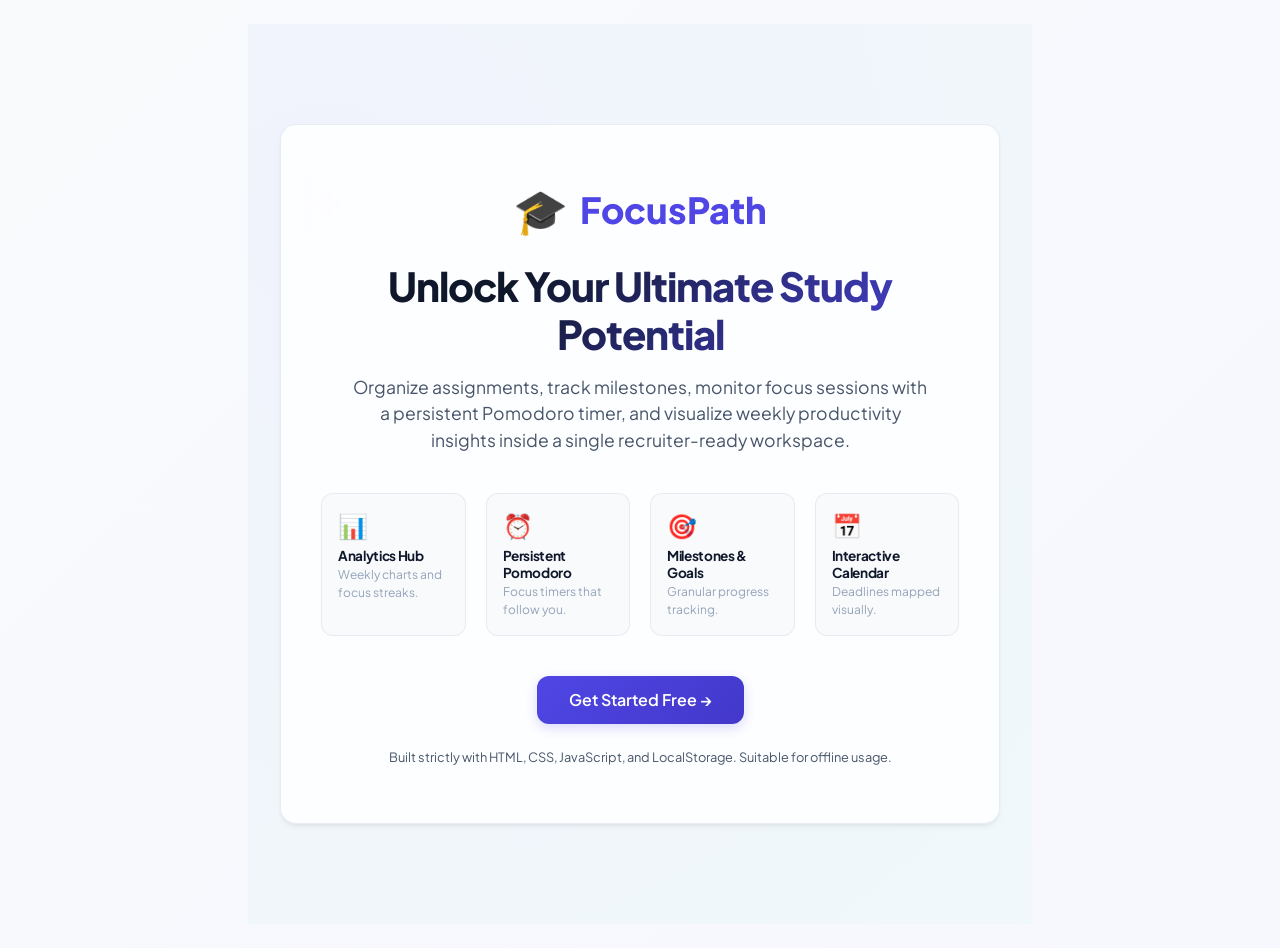
<file: index.html>
<!DOCTYPE html>
<html lang="en">
<head>
    <meta charset="UTF-8">
    <meta name="viewport" content="width=device-width, initial-scale=1.0">
    <title>FocusPath - Premium Study Planner & Productivity Tracker</title>
    <!-- Favicon / Web App Settings -->
    <link rel="manifest" href="manifest.json">
    <meta name="theme-color" content="#4f46e5">
    
    <!-- Stylesheets -->
    <link rel="stylesheet" href="css/style.css">
</head>
<body class="auth-body">
    <div class="landing-wrapper">
        <div class="landing-card glass-card">
            <div class="landing-logo">
                <span>🎓</span> 
                <span class="logo-text">FocusPath</span>
            </div>
            <h1 class="landing-title">Unlock Your Ultimate Study Potential</h1>
            <p class="landing-desc">
                Organize assignments, track milestones, monitor focus sessions with a persistent Pomodoro timer, and visualize weekly productivity insights inside a single recruiter-ready workspace.
            </p>
            
            <!-- Features highlights Grid -->
            <div class="landing-features">
                <div class="landing-feature-item">
                    <span>📊</span>
                    <h4>Analytics Hub</h4>
                    <p>Weekly charts and focus streaks.</p>
                </div>
                <div class="landing-feature-item">
                    <span>⏰</span>
                    <h4>Persistent Pomodoro</h4>
                    <p>Focus timers that follow you.</p>
                </div>
                <div class="landing-feature-item">
                    <span>🎯</span>
                    <h4>Milestones & Goals</h4>
                    <p>Granular progress tracking.</p>
                </div>
                <div class="landing-feature-item">
                    <span>📅</span>
                    <h4>Interactive Calendar</h4>
                    <p>Deadlines mapped visually.</p>
                </div>
            </div>
            
            <!-- Dynamic CTA Button -->
            <a href="pages/login.html" id="landingCta" class="btn btn-primary" style="text-decoration: none; padding: 0.85rem 2rem; font-size: 1rem;">
                Get Started Free →
            </a>
            
            <p class="auth-switch" style="margin-top: 1.5rem; font-size: 0.8rem;">
                Built strictly with HTML, CSS, JavaScript, and LocalStorage. Suitable for offline usage.
            </p>
        </div>
    </div>

    <!-- Scripts -->
    <script src="js/storage.js"></script>
    <script src="js/auth.js"></script>
    <script>
        // Adjust landing CTA button depending on user session
        document.addEventListener('DOMContentLoaded', () => {
            const user = EduAuth.getLoggedInUser();
            const cta = document.getElementById('landingCta');
            if (user && cta) {
                cta.textContent = 'Go to Dashboard →';
                cta.href = 'pages/dashboard.html';
            }
        });
    </script>
</body>
</html>
</file>
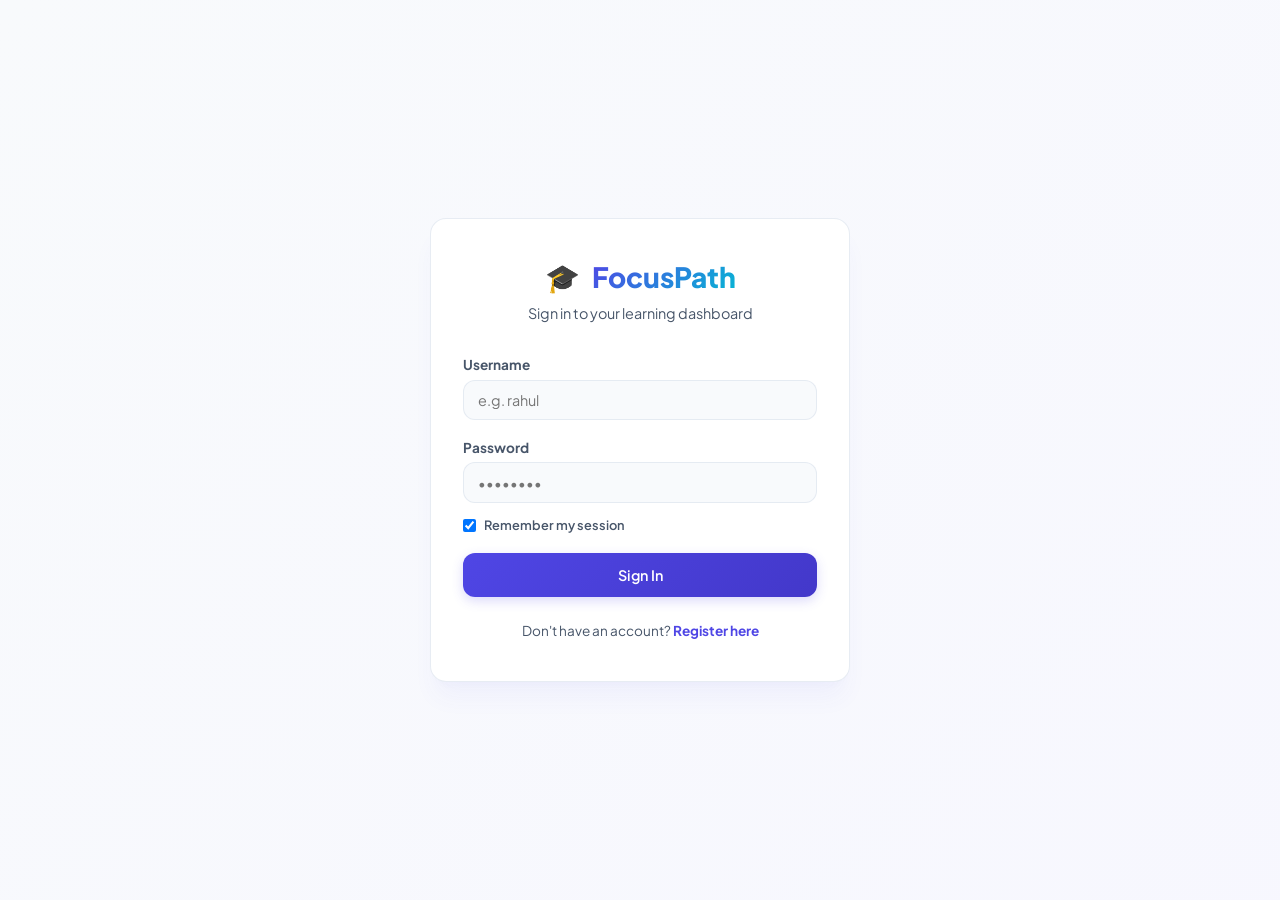
<file: pages/calendar.html>
<!DOCTYPE html>
<html lang="en">
<head>
    <meta charset="UTF-8">
    <meta name="viewport" content="width=device-width, initial-scale=1.0">
    <title>Calendar - FocusPath</title>
    <!-- Stylesheets -->
    <link rel="stylesheet" href="../css/style.css">
    <link rel="stylesheet" href="../css/components/pomodoro.css">
    <link rel="stylesheet" href="../css/components/toast.css">
</head>
<body>
    <!-- Sidebar -->
    <aside class="sidebar">
        <div class="sidebar-header">
            <div class="logo-brand">
                <span>🎓</span> 
                <span class="logo-text">FocusPath</span>
            </div>
            <button class="close-sidebar-btn">&times;</button>
        </div>
        
        <nav class="nav-menu">
            <a href="dashboard.html"><span>🏠</span>Dashboard</a>
            <a href="tasks.html"><span>✔️</span>Tasks</a>
            <a href="goals.html"><span>🎯</span>Goals</a>
            <a href="calendar.html" class="active"><span>📅</span>Calendar</a>
        </nav>

        <!-- Persistent Pomodoro Timer Container -->
        <div id="pomodoroTimerContainer"></div>

        <!-- Sidebar Footer & Theme Toggle -->
        <div style="margin-top: auto;">
            <div class="theme-switch-wrapper">
                <span class="theme-switch-label" id="themeToggleLabel">Light Mode</span>
                <button id="themeToggleBtn" class="theme-toggle-btn">🌙</button>
            </div>
            <a href="#" id="logoutBtn" class="nav-menu-logout"><span>↩️</span>Logout</a>
        </div>
    </aside>

    <!-- Main Content Area -->
    <div class="main-content-wrapper">
        <div class="main-content">
            <!-- Header -->
            <header class="header">
                <div class="header-left">
                    <button class="open-sidebar-btn">☰</button>
                    <div>
                        <h1>Study Calendar</h1>
                        <p class="header-meta">Check your schedule and track deadlines visually.</p>
                    </div>
                </div>
            </header>

            <!-- Calendar Container -->
            <section class="calendar-container glass-card">
                <!-- Navigation -->
                <div class="calendar-header">
                    <button id="prevMonthBtn" class="calendar-nav-btn">&lt;</button>
                    <h2 id="monthYearDisplay">June 2026</h2>
                    <button id="nextMonthBtn" class="calendar-nav-btn">&gt;</button>
                </div>

                <!-- Weekdays Header -->
                <div class="calendar-weekdays">
                    <div>Sun</div>
                    <div>Mon</div>
                    <div>Tue</div>
                    <div>Wed</div>
                    <div>Thu</div>
                    <div>Fri</div>
                    <div>Sat</div>
                </div>

                <!-- Calendar Days Grid -->
                <div id="calendarGrid" class="calendar-grid">
                    <!-- Loaded dynamically via js -->
                </div>
            </section>
        </div>
    </div>

    <!-- Day Details Modal -->
    <div id="calendarDayModal" class="modal-overlay">
        <div class="modal-content">
            <div class="modal-header">
                <h2 id="dayModalDateTitle">Date Details</h2>
                <button id="closeDayModalBtn" class="close-button">&times;</button>
            </div>
            <div class="modal-body">
                <div id="dayModalDetailsContent">
                    <!-- Dynamic details load here -->
                </div>
            </div>
            <div class="modal-footer">
                <button type="button" id="closeDayModalFooterBtn" class="btn btn-secondary">Close</button>
            </div>
        </div>
    </div>

    <!-- Overlay for mobile drawer -->
    <div class="overlay"></div>

    <!-- Scripts -->
    <script src="../js/storage.js"></script>
    <script src="../js/toast.js"></script>
    <script src="../js/theme.js"></script>
    <script src="../js/auth.js"></script>
    <script src="../js/pomodoro.js"></script>
    <script src="../js/calendar.js"></script>
</body>
</html>
</file>
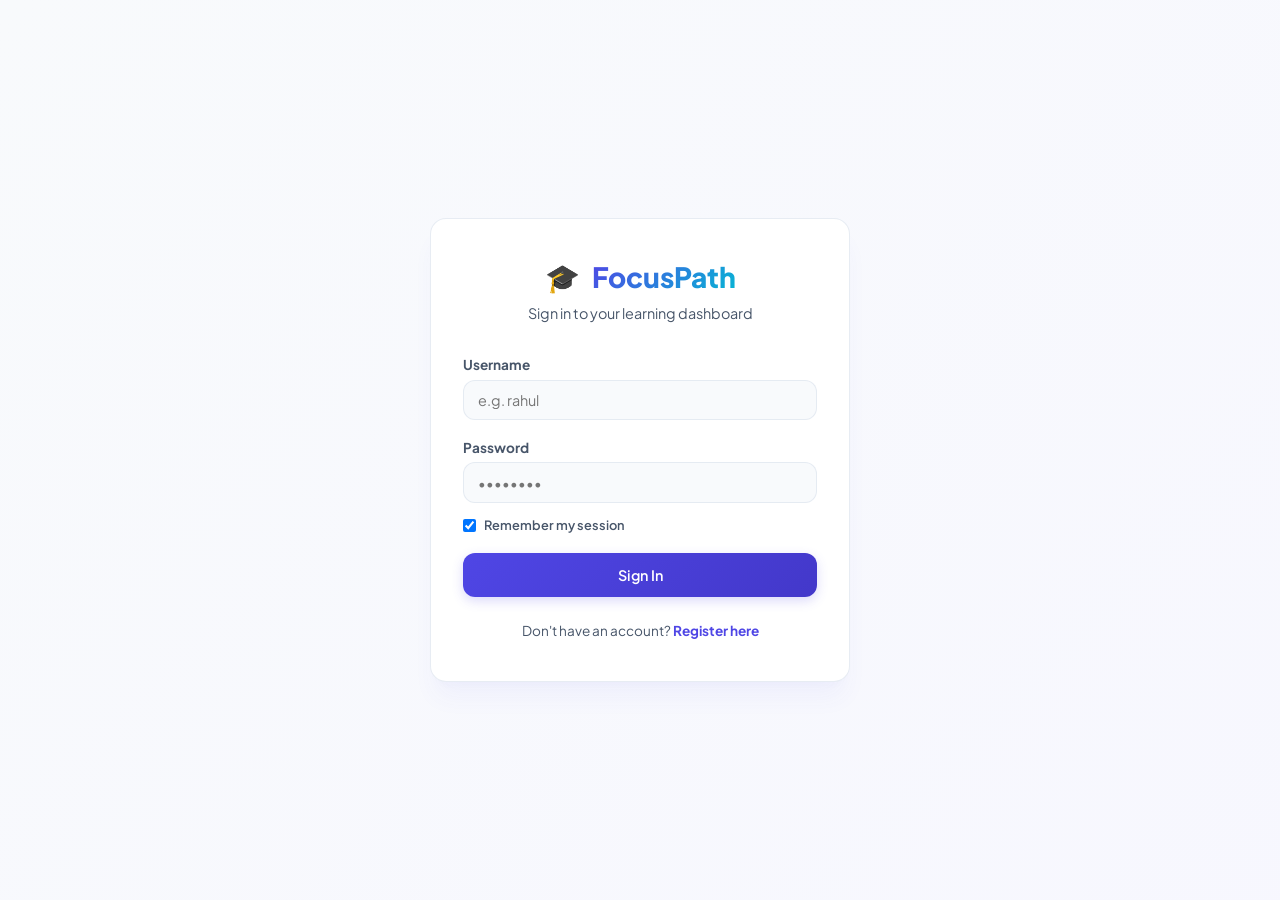
<file: pages/goals.html>
<!DOCTYPE html>
<html lang="en">
<head>
    <meta charset="UTF-8">
    <meta name="viewport" content="width=device-width, initial-scale=1.0">
    <title>Goal Tracker - FocusPath</title>
    <!-- Stylesheets -->
    <link rel="stylesheet" href="../css/style.css">
    <link rel="stylesheet" href="../css/components/pomodoro.css">
    <link rel="stylesheet" href="../css/components/toast.css">
</head>
<body>
    <!-- Sidebar -->
    <aside class="sidebar">
        <div class="sidebar-header">
            <div class="logo-brand">
                <span>🎓</span> 
                <span class="logo-text">FocusPath</span>
            </div>
            <button class="close-sidebar-btn">&times;</button>
        </div>
        
        <nav class="nav-menu">
            <a href="dashboard.html"><span>🏠</span>Dashboard</a>
            <a href="tasks.html"><span>✔️</span>Tasks</a>
            <a href="goals.html" class="active"><span>🎯</span>Goals</a>
            <a href="calendar.html"><span>📅</span>Calendar</a>
        </nav>

        <!-- Persistent Pomodoro Timer Container -->
        <div id="pomodoroTimerContainer"></div>

        <!-- Sidebar Footer & Theme Toggle -->
        <div style="margin-top: auto;">
            <div class="theme-switch-wrapper">
                <span class="theme-switch-label" id="themeToggleLabel">Light Mode</span>
                <button id="themeToggleBtn" class="theme-toggle-btn">🌙</button>
            </div>
            <a href="#" id="logoutBtn" class="nav-menu-logout"><span>↩️</span>Logout</a>
        </div>
    </aside>

    <!-- Main Content Area -->
    <div class="main-content-wrapper">
        <div class="main-content">
            <!-- Header -->
            <header class="header">
                <div class="header-left">
                    <button class="open-sidebar-btn">☰</button>
                    <div>
                        <h1>Goal Tracker</h1>
                        <p class="header-meta">Set grand academic goals and cross out milestones.</p>
                    </div>
                </div>
                <button id="addGoalBtn" class="btn btn-primary btn-success">+ Add Goal</button>
            </header>

            <!-- Stats Grid -->
            <section class="stats-grid">
                <!-- Card 1: Total Goals -->
                <div class="stat-card glass-card">
                    <div class="icon-container blue">🎯</div>
                    <div class="stat-info">
                        <h3>Total Goals</h3>
                        <p id="totalGoalsStat" class="value">0</p>
                        <p class="detail">Academic benchmarks</p>
                    </div>
                </div>

                <!-- Card 2: Completed Goals -->
                <div class="stat-card glass-card">
                    <div class="icon-container green">✅</div>
                    <div class="stat-info">
                        <h3>Completed</h3>
                        <p id="completedGoalsStat" class="value">0</p>
                        <p class="detail">Fully achieved</p>
                    </div>
                </div>

                <!-- Card 3: Avg Progress -->
                <div class="stat-card glass-card">
                    <div class="icon-container purple">📈</div>
                    <div class="stat-info">
                        <h3>Avg Progress</h3>
                        <p id="avgProgressStat" class="value">0%</p>
                        <p class="detail">Across all active goals</p>
                    </div>
                </div>
            </section>

            <!-- Goal Cards Grid -->
            <section id="goalListContainer" class="goal-list">
                <!-- Goal cards render dynamically -->
            </section>
        </div>
    </div>

    <!-- Create/Edit Goal Modal -->
    <div id="addGoalModal" class="modal-overlay">
        <div class="modal-content">
            <div class="modal-header">
                <h2 id="goalModalTitle">Create New Goal</h2>
                <button id="closeGoalModalBtn" class="close-button">&times;</button>
            </div>
            <form id="addGoalForm">
                <div class="modal-body">
                    <div class="form-group">
                        <label for="goalTitle">Goal Title</label>
                        <input type="text" id="goalTitle" placeholder="e.g. Publish Term Research Paper" required>
                    </div>
                    
                    <div class="form-group">
                        <label for="goalDescription">Description</label>
                        <textarea id="goalDescription" rows="3" placeholder="Explain the high-level roadmap of this goal..."></textarea>
                    </div>
                    
                    <div class="form-group">
                        <label for="goalDeadline">Deadline</label>
                        <input type="date" id="goalDeadline" required>
                    </div>
                    
                    <div class="form-group">
                        <label>Estimated Time Focus</label>
                        <div class="time-input-group">
                            <input type="number" id="goalTimeValue" min="1" placeholder="40" required>
                            <select id="goalTimeUnit">
                                <option value="hours">Hours</option>
                                <option value="minutes">Minutes</option>
                            </select>
                        </div>
                    </div>
                    
                    <div class="form-group">
                        <label for="goalMilestones">Milestones (comma-separated)</label>
                        <input type="text" id="goalMilestones" placeholder="e.g. Lit Review, Outline, First Draft, Final Polish" required>
                        <span style="font-size: 0.75rem; color: var(--text-muted); margin-top: 0.2rem; display: block;">Separate milestones with commas to split them into active checkmarks.</span>
                    </div>
                </div>
                
                <div class="modal-footer">
                    <button type="button" id="cancelGoalModalBtn" class="btn btn-secondary">Cancel</button>
                    <button type="submit" id="saveGoalBtn" class="btn btn-primary btn-success">Create Goal</button>
                </div>
            </form>
        </div>
    </div>

    <!-- Overlay for mobile drawer -->
    <div class="overlay"></div>

    <!-- Scripts -->
    <script src="../js/storage.js"></script>
    <script src="../js/toast.js"></script>
    <script src="../js/theme.js"></script>
    <script src="../js/auth.js"></script>
    <script src="../js/pomodoro.js"></script>
    <script src="../js/goals.js"></script>
</body>
</html>
</file>
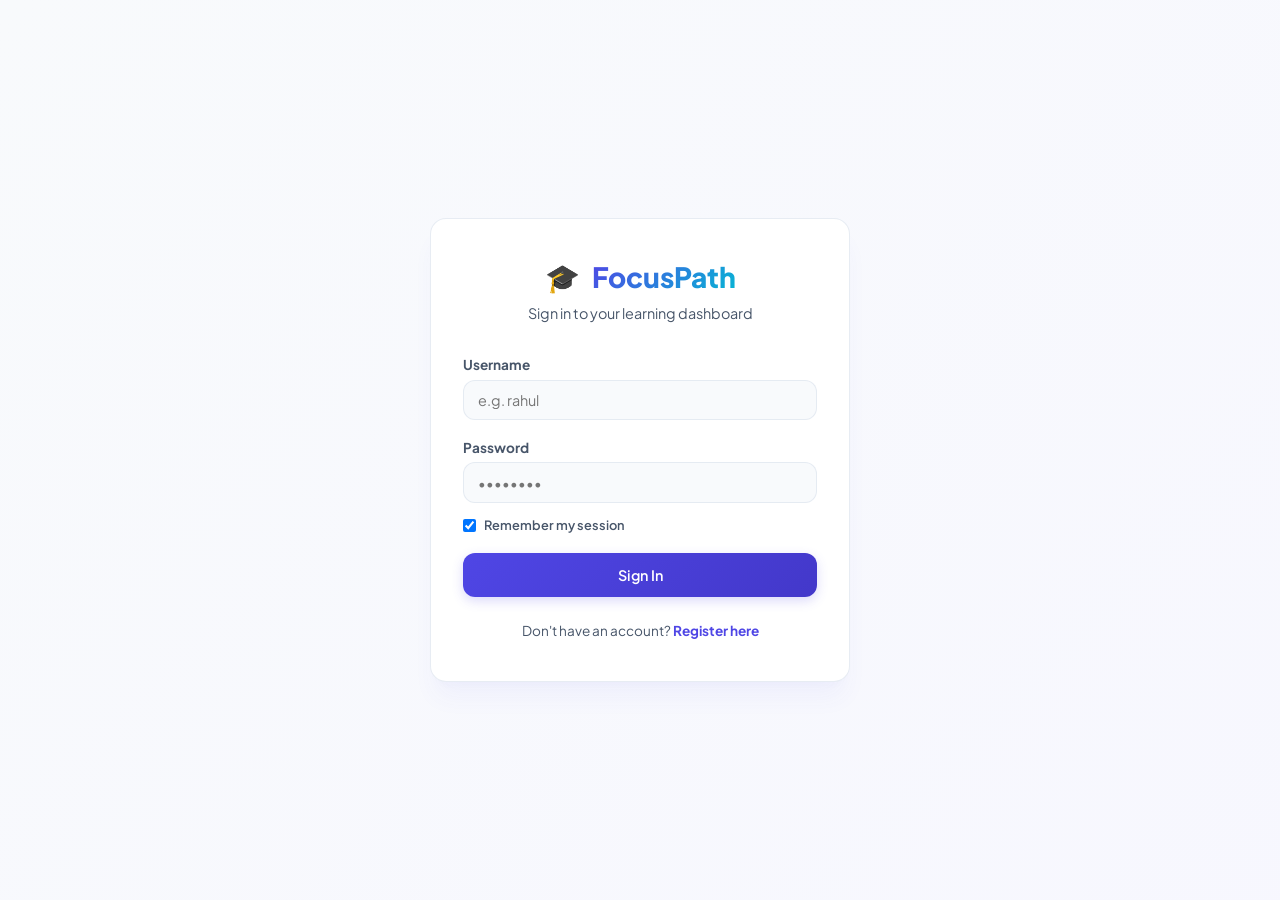
<file: pages/login.html>
<!DOCTYPE html>
<html lang="en">
<head>
    <meta charset="UTF-8">
    <meta name="viewport" content="width=device-width, initial-scale=1.0">
    <title>Login - FocusPath</title>
    <!-- Stylesheets -->
    <link rel="stylesheet" href="../css/style.css">
    <link rel="stylesheet" href="../css/components/toast.css">
</head>
<body class="auth-body">
    <div class="auth-container glass-card">
        <a href="../index.html" class="logo-brand">
            <span>🎓</span> 
            <span class="logo-text">FocusPath</span>
        </a>
        <p class="auth-subtitle">Sign in to your learning dashboard</p>
        
        <form id="loginForm">
            <div class="form-group">
                <label for="username">Username</label>
                <input type="text" id="username" placeholder="e.g. rahul" required autocomplete="username">
            </div>
            
            <div class="form-group">
                <label for="password">Password</label>
                <input type="password" id="password" placeholder="••••••••" required autocomplete="current-password">
            </div>

            <!-- Remember me row -->
            <div class="form-group" style="display: flex; align-items: center; gap: 0.5rem; margin-top: -0.25rem; margin-bottom: 1.25rem;">
                <input type="checkbox" id="rememberMe" checked style="width: auto; cursor: pointer;">
                <label for="rememberMe" style="margin-bottom: 0; cursor: pointer; font-size: 0.8rem; font-weight: 600;">Remember my session</label>
            </div>
            
            <p id="loginError" class="error-message"></p>
            
            <button type="submit" class="btn btn-primary" style="width: 100%; justify-content: center; padding: 0.8rem;">
                Sign In
            </button>
        </form>
        
        <p class="auth-switch">
            Don't have an account? <a href="register.html">Register here</a>
        </p>
    </div>

    <!-- Scripts -->
    <script src="../js/storage.js"></script>
    <script src="../js/toast.js"></script>
    <script src="../js/auth.js"></script>
</body>
</html>
</file>
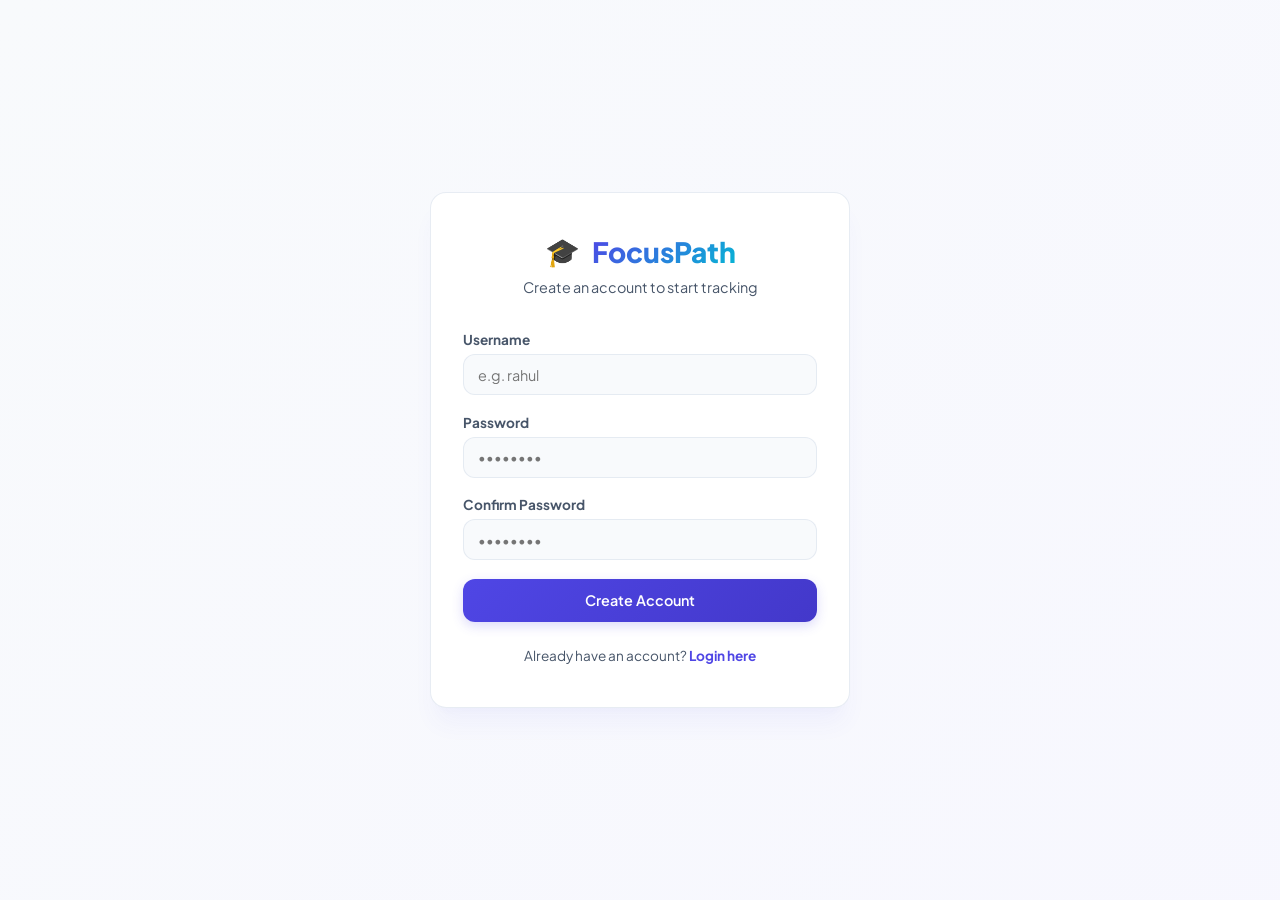
<file: pages/register.html>
<!DOCTYPE html>
<html lang="en">
<head>
    <meta charset="UTF-8">
    <meta name="viewport" content="width=device-width, initial-scale=1.0">
    <title>Register - FocusPath</title>
    <!-- Stylesheets -->
    <link rel="stylesheet" href="../css/style.css">
    <link rel="stylesheet" href="../css/components/toast.css">
</head>
<body class="auth-body">
    <div class="auth-container glass-card">
        <a href="../index.html" class="logo-brand">
            <span>🎓</span> 
            <span class="logo-text">FocusPath</span>
        </a>
        <p class="auth-subtitle">Create an account to start tracking</p>
        
        <form id="registerForm">
            <div class="form-group">
                <label for="username">Username</label>
                <input type="text" id="username" placeholder="e.g. rahul" required autocomplete="username">
            </div>
            
            <div class="form-group">
                <label for="password">Password</label>
                <input type="password" id="password" placeholder="••••••••" required autocomplete="new-password">
            </div>

            <div class="form-group">
                <label for="confirmPassword">Confirm Password</label>
                <input type="password" id="confirmPassword" placeholder="••••••••" required autocomplete="new-password">
            </div>
            
            <p id="registerError" class="error-message"></p>
            
            <button type="submit" class="btn btn-primary" style="width: 100%; justify-content: center; padding: 0.8rem;">
                Create Account
            </button>
        </form>
        
        <p class="auth-switch">
            Already have an account? <a href="login.html">Login here</a>
        </p>
    </div>

    <!-- Scripts -->
    <script src="../js/storage.js"></script>
    <script src="../js/toast.js"></script>
    <script src="../js/auth.js"></script>
</body>
</html>
</file>
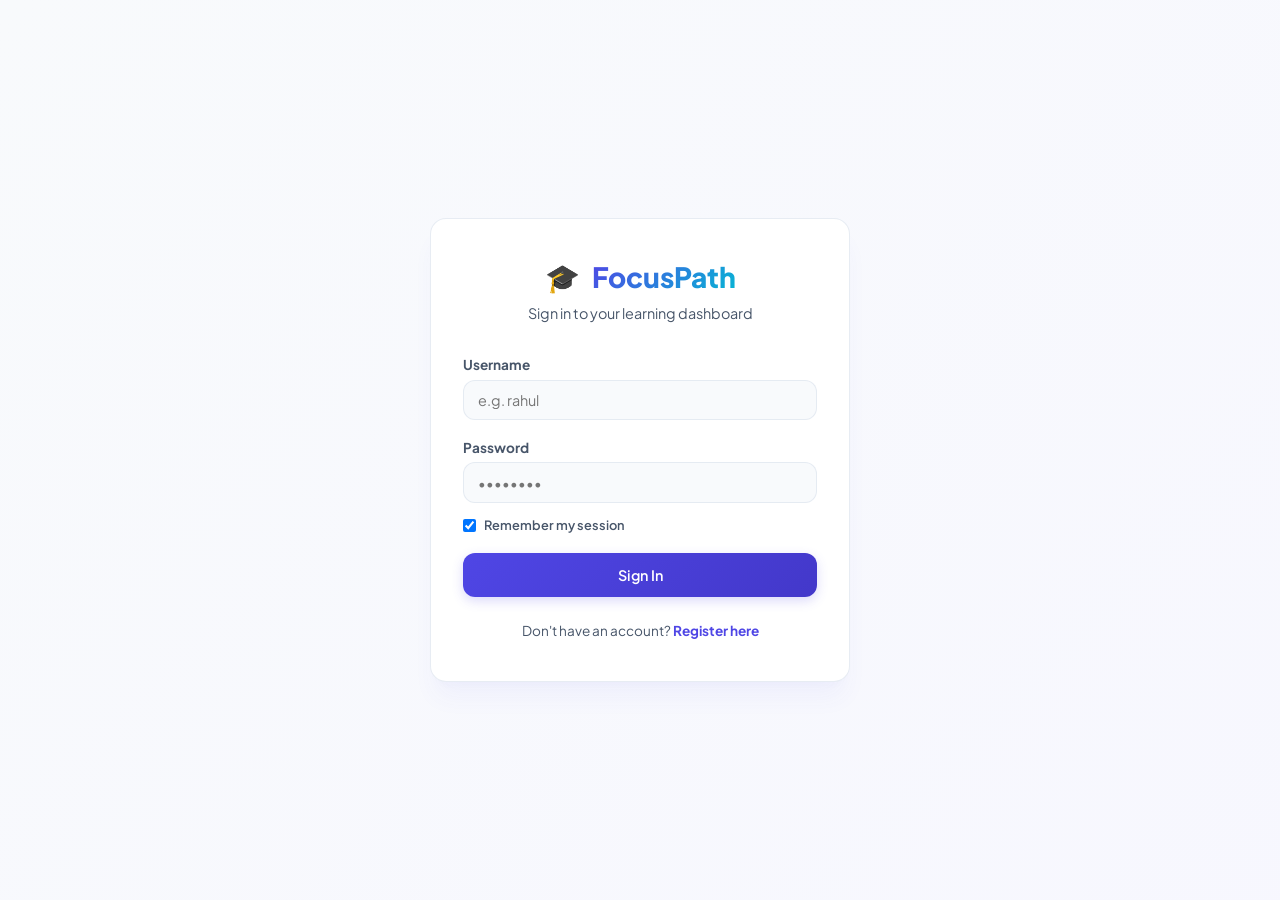
<file: pages/tasks.html>
<!DOCTYPE html>
<html lang="en">
<head>
    <meta charset="UTF-8">
    <meta name="viewport" content="width=device-width, initial-scale=1.0">
    <title>Task Manager - FocusPath</title>
    <!-- Stylesheets -->
    <link rel="stylesheet" href="../css/style.css">
    <link rel="stylesheet" href="../css/components/pomodoro.css">
    <link rel="stylesheet" href="../css/components/toast.css">
</head>
<body>
    <!-- Sidebar -->
    <aside class="sidebar">
        <div class="sidebar-header">
            <div class="logo-brand">
                <span>🎓</span> 
                <span class="logo-text">FocusPath</span>
            </div>
            <button class="close-sidebar-btn">&times;</button>
        </div>
        
        <nav class="nav-menu">
            <a href="dashboard.html"><span>🏠</span>Dashboard</a>
            <a href="tasks.html" class="active"><span>✔️</span>Tasks</a>
            <a href="goals.html"><span>🎯</span>Goals</a>
            <a href="calendar.html"><span>📅</span>Calendar</a>
        </nav>

        <!-- Persistent Pomodoro Timer Container -->
        <div id="pomodoroTimerContainer"></div>

        <!-- Sidebar Footer & Theme Toggle -->
        <div style="margin-top: auto;">
            <div class="theme-switch-wrapper">
                <span class="theme-switch-label" id="themeToggleLabel">Light Mode</span>
                <button id="themeToggleBtn" class="theme-toggle-btn">🌙</button>
            </div>
            <a href="#" id="logoutBtn" class="nav-menu-logout"><span>↩️</span>Logout</a>
        </div>
    </aside>

    <!-- Main Content Area -->
    <div class="main-content-wrapper">
        <div class="main-content">
            <!-- Header -->
            <header class="header">
                <div class="header-left">
                    <button class="open-sidebar-btn">☰</button>
                    <div>
                        <h1>Task Manager</h1>
                        <p class="header-meta">Organize and drag-reorder your academic tasks.</p>
                    </div>
                </div>
                <button id="addTaskBtn" class="btn btn-primary">+ Add Task</button>
            </header>

            <!-- Search and Filtering Header -->
            <div class="tabs-and-actions glass-card">
                <!-- Search bar -->
                <div class="search-bar-container">
                    <input type="text" id="taskSearchInput" placeholder="Search tasks by title, subject...">
                </div>

                <!-- Tabs for Status filtering -->
                <div class="tabs" id="taskTabs">
                    <button class="tab-button active" data-filter="all">All Tasks</button>
                    <button class="tab-button" data-filter="pending">Pending</button>
                    <button class="tab-button" data-filter="in-progress">In Progress</button>
                    <button class="tab-button" data-filter="completed">Completed</button>
                </div>
            </div>

            <!-- Priority Filters Row -->
            <div style="display: flex; gap: 0.5rem; align-items: center; margin-top: -0.5rem; margin-bottom: 1.5rem; flex-wrap: wrap;">
                <span style="font-size: 0.8rem; font-weight: 700; color: var(--text-muted); text-transform: uppercase;">Priority filter:</span>
                <button class="btn btn-secondary priority-filter-btn active" data-priority="all" style="padding: 0.35rem 0.75rem; font-size: 0.75rem; border-radius: var(--radius-sm);">All</button>
                <button class="btn btn-secondary priority-filter-btn" data-priority="high" style="padding: 0.35rem 0.75rem; font-size: 0.75rem; border-radius: var(--radius-sm); color: var(--danger);">High</button>
                <button class="btn btn-secondary priority-filter-btn" data-priority="medium" style="padding: 0.35rem 0.75rem; font-size: 0.75rem; border-radius: var(--radius-sm); color: var(--warning);">Medium</button>
                <button class="btn btn-secondary priority-filter-btn" data-priority="low" style="padding: 0.35rem 0.75rem; font-size: 0.75rem; border-radius: var(--radius-sm); color: var(--success);">Low</button>
            </div>

            <!-- Tasks Container -->
            <section id="taskListContainer" class="task-list">
                <!-- Tasks will load here dynamically -->
            </section>
        </div>
    </div>

    <!-- Add/Edit Task Modal -->
    <div id="addTaskModal" class="modal-overlay">
        <div class="modal-content">
            <div class="modal-header">
                <h2 id="modalTitle">Add New Task</h2>
                <button id="closeTaskModalBtn" class="close-button">&times;</button>
            </div>
            <form id="addTaskForm">
                <div class="modal-body">
                    <div class="form-group">
                        <label for="taskTitle">Task Title</label>
                        <input type="text" id="taskTitle" placeholder="e.g. Study Chemistry Chapter 4" required>
                    </div>
                    
                    <div class="form-group">
                        <label for="taskSubject">Subject / Category</label>
                        <input type="text" id="taskSubject" placeholder="e.g. Chemistry" required>
                    </div>
                    
                    <div class="form-group">
                        <label for="taskDescription">Description</label>
                        <textarea id="taskDescription" rows="3" placeholder="Brief outline of notes, tasks..."></textarea>
                    </div>
                    
                    <div class="form-group">
                        <label for="taskDueDate">Due Date</label>
                        <input type="date" id="taskDueDate" required>
                    </div>
                    
                    <div class="form-group">
                        <label for="taskPriority">Priority</label>
                        <select id="taskPriority">
                            <option value="medium">Medium</option>
                            <option value="high">High</option>
                            <option value="low">Low</option>
                        </select>
                    </div>
                    
                    <div class="form-group">
                        <label>Estimated Time</label>
                        <div class="time-input-group">
                            <input type="number" id="taskTimeValue" min="1" placeholder="30" required>
                            <select id="taskTimeUnit">
                                <option value="minutes">Minutes</option>
                                <option value="hours">Hours</option>
                                <option value="seconds">Seconds</option>
                            </select>
                        </div>
                    </div>
                </div>
                
                <div class="modal-footer">
                    <button type="button" id="cancelTaskModalBtn" class="btn btn-secondary">Cancel</button>
                    <button type="submit" id="saveTaskBtn" class="btn btn-primary">Add Task</button>
                </div>
            </form>
        </div>
    </div>

    <!-- Overlay for mobile drawer -->
    <div class="overlay"></div>

    <!-- Scripts -->
    <script src="../js/storage.js"></script>
    <script src="../js/toast.js"></script>
    <script src="../js/theme.js"></script>
    <script src="../js/auth.js"></script>
    <script src="../js/pomodoro.js"></script>
    <script src="../js/tasks.js"></script>
</body>
</html>
</file>
<file: css/style.css>
/* style.css - Core Modern Theme System & Global Styles */

@import url('https://fonts.googleapis.com/css2?family=Plus+Jakarta+Sans:wght@300;400;500;600;700;800&display=swap');

/* --- Theme CSS Variables --- */
:root {
    /* Color Palette - Light Mode (Default) */
    --bg-color: #f8fafc;
    --card-bg: rgba(255, 255, 255, 0.85);
    --sidebar-bg: #ffffff;
    --text-primary: #0f172a;
    --text-secondary: #475569;
    --text-muted: #94a3b8;
    --border-color: rgba(226, 232, 240, 0.8);
    --border-hover: rgba(203, 213, 225, 1);
    
    /* Brand Accent Gradients */
    --primary: #4f46e5;
    --primary-hover: #4338ca;
    --primary-glow: rgba(79, 70, 229, 0.2);
    
    --success: #10b981;
    --success-bg: #ecfdf5;
    --warning: #f59e0b;
    --warning-bg: #fffbeb;
    --danger: #ef4444;
    --danger-bg: #fef2f2;
    --info: #06b6d4;
    --info-bg: #ecfeff;

    /* Shadows & Glassmorphism */
    --shadow-sm: 0 1px 2px 0 rgba(0, 0, 0, 0.05);
    --shadow-md: 0 4px 6px -1px rgba(0, 0, 0, 0.05), 0 2px 4px -1px rgba(0, 0, 0, 0.05);
    --shadow-lg: 0 10px 15px -3px rgba(0, 0, 0, 0.04), 0 4px 6px -2px rgba(0, 0, 0, 0.02);
    --shadow-premium: 0 20px 25px -5px rgba(79, 70, 229, 0.05), 0 10px 10px -5px rgba(79, 70, 229, 0.02);
    --glass-blur: blur(12px);
    
    --radius-sm: 8px;
    --radius-md: 12px;
    --radius-lg: 16px;
    --radius-full: 9999px;
    
    --transition-fast: 0.15s cubic-bezier(0.4, 0, 0.2, 1);
    --transition-normal: 0.25s cubic-bezier(0.4, 0, 0.2, 1);
    --transition-slow: 0.4s cubic-bezier(0.4, 0, 0.2, 1);
}

/* --- Dark Theme Variables --- */
[data-theme="dark"] {
    --bg-color: #0b0f19;
    --card-bg: rgba(19, 27, 46, 0.7);
    --sidebar-bg: #111827;
    --text-primary: #f8fafc;
    --text-secondary: #94a3b8;
    --text-muted: #64748b;
    --border-color: rgba(30, 41, 59, 0.7);
    --border-hover: rgba(51, 65, 85, 1);
    
    --primary: #6366f1;
    --primary-hover: #4f46e5;
    --primary-glow: rgba(99, 102, 241, 0.3);
    
    --success-bg: rgba(16, 185, 129, 0.1);
    --warning-bg: rgba(245, 158, 11, 0.1);
    --danger-bg: rgba(239, 68, 68, 0.1);
    --info-bg: rgba(6, 182, 212, 0.1);

    --shadow-sm: 0 1px 2px 0 rgba(0, 0, 0, 0.5);
    --shadow-md: 0 4px 6px -1px rgba(0, 0, 0, 0.3), 0 2px 4px -1px rgba(0, 0, 0, 0.3);
    --shadow-lg: 0 10px 15px -3px rgba(0, 0, 0, 0.4), 0 4px 6px -2px rgba(0, 0, 0, 0.2);
    --shadow-premium: 0 20px 25px -5px rgba(0, 0, 0, 0.5), 0 10px 10px -5px rgba(0, 0, 0, 0.3);
}

/* --- Reset & Base --- */
* {
    margin: 0;
    padding: 0;
    box-sizing: border-box;
    font-family: 'Plus Jakarta Sans', sans-serif;
    outline: none;
}

body {
    background-color: var(--bg-color);
    color: var(--text-primary);
    overflow-x: hidden;
    transition: background-color var(--transition-normal), color var(--transition-normal);
    min-height: 100vh;
}

/* Custom Scrollbar styling */
::-webkit-scrollbar {
    width: 6px;
    height: 6px;
}
::-webkit-scrollbar-track {
    background: transparent;
}
::-webkit-scrollbar-thumb {
    background: var(--text-muted);
    border-radius: var(--radius-full);
}
::-webkit-scrollbar-thumb:hover {
    background: var(--text-secondary);
}

/* --- Typography Helpers --- */
h1, h2, h3, h4, h5, h6 {
    font-weight: 700;
    letter-spacing: -0.025em;
    line-height: 1.25;
}

p {
    font-size: 0.95rem;
    color: var(--text-secondary);
    line-height: 1.5;
}

/* --- Premium Layout Containers --- */
.sidebar {
    width: 260px;
    background-color: var(--sidebar-bg);
    height: 100vh;
    padding: 2rem 1.25rem;
    border-right: 1px solid var(--border-color);
    position: fixed;
    z-index: 100;
    display: flex;
    flex-direction: column;
    transition: transform var(--transition-normal), background-color var(--transition-normal);
}

.main-content-wrapper {
    margin-left: 260px;
    transition: margin-left var(--transition-normal);
    min-height: 100vh;
    display: flex;
    flex-direction: column;
}

.main-content {
    padding: 2.5rem 3rem;
    flex-grow: 1;
    max-width: 1400px;
    width: 100%;
    margin: 0 auto;
}

/* --- Glassmorphic Card Elements --- */
.glass-card {
    background: var(--card-bg);
    backdrop-filter: var(--glass-blur);
    -webkit-backdrop-filter: var(--glass-blur);
    border: 1px solid var(--border-color);
    border-radius: var(--radius-lg);
    box-shadow: var(--shadow-md);
    transition: transform var(--transition-normal), box-shadow var(--transition-normal), border var(--transition-normal), background var(--transition-normal);
    padding: 1.5rem;
}

.glass-card:hover {
    box-shadow: var(--shadow-lg);
    border-color: var(--border-hover);
}

/* --- Sidebar Header & Nav --- */
.sidebar-header {
    display: flex;
    align-items: center;
    justify-content: space-between;
    margin-bottom: 2.5rem;
}

.logo-brand {
    display: flex;
    align-items: center;
    gap: 0.75rem;
    font-size: 1.35rem;
    font-weight: 800;
    color: var(--primary);
    text-decoration: none;
}

.logo-brand span:first-child {
    font-size: 1.75rem;
}

.logo-brand .logo-text {
    background: linear-gradient(135deg, var(--primary) 0%, var(--info) 100%);
    -webkit-background-clip: text;
    -webkit-text-fill-color: transparent;
}

.close-sidebar-btn {
    display: none;
    background: none;
    border: none;
    font-size: 1.75rem;
    cursor: pointer;
    color: var(--text-secondary);
}

.nav-menu {
    flex-grow: 1;
    display: flex;
    flex-direction: column;
    gap: 0.35rem;
}

.nav-menu a {
    display: flex;
    align-items: center;
    gap: 0.85rem;
    text-decoration: none;
    color: var(--text-secondary);
    padding: 0.8rem 1rem;
    border-radius: var(--radius-md);
    font-weight: 600;
    font-size: 0.95rem;
    transition: background-color var(--transition-fast), color var(--transition-fast);
}

.nav-menu a:hover {
    background-color: var(--border-color);
    color: var(--text-primary);
}

.nav-menu a.active {
    background: linear-gradient(135deg, var(--primary) 0%, rgba(79, 70, 229, 0.8) 100%);
    color: #ffffff;
    box-shadow: 0 4px 12px var(--primary-glow);
}

.nav-menu a span {
    font-size: 1.15rem;
}

.nav-menu-logout {
    margin-top: auto;
    display: flex;
    align-items: center;
    gap: 0.85rem;
    padding: 0.8rem 1rem;
    color: var(--text-secondary);
    text-decoration: none;
    font-weight: 600;
    font-size: 0.95rem;
    border-radius: var(--radius-md);
    transition: background-color var(--transition-fast), color var(--transition-fast);
}

.nav-menu-logout:hover {
    background-color: var(--danger-bg);
    color: var(--danger);
}

/* --- Theme Switcher Widget --- */
.theme-switch-wrapper {
    display: flex;
    align-items: center;
    gap: 0.5rem;
    padding: 0.8rem 1rem;
    margin-bottom: 0.75rem;
    background: var(--bg-color);
    border-radius: var(--radius-md);
    border: 1px solid var(--border-color);
}

.theme-switch-label {
    font-size: 0.85rem;
    font-weight: 600;
    color: var(--text-secondary);
    flex-grow: 1;
}

.theme-toggle-btn {
    background: none;
    border: none;
    cursor: pointer;
    font-size: 1.2rem;
    padding: 0.2rem;
    display: flex;
    align-items: center;
    justify-content: center;
    color: var(--warning);
    transition: transform var(--transition-fast);
}

.theme-toggle-btn:hover {
    transform: rotate(15deg) scale(1.15);
}

/* --- Premium Header & Buttons --- */
.header {
    display: flex;
    justify-content: space-between;
    align-items: center;
    margin-bottom: 2rem;
    gap: 1.5rem;
}

.header-left {
    display: flex;
    align-items: center;
    gap: 1rem;
}

.header h1 {
    font-size: 2rem;
    font-weight: 800;
    color: var(--text-primary);
}

.header-meta {
    font-size: 0.95rem;
    color: var(--text-secondary);
    margin-top: 0.15rem;
}

.header-date {
    display: flex;
    align-items: center;
    gap: 0.65rem;
    color: var(--text-secondary);
    background: var(--card-bg);
    backdrop-filter: var(--glass-blur);
    padding: 0.6rem 1.15rem;
    border-radius: var(--radius-md);
    border: 1px solid var(--border-color);
    font-size: 0.9rem;
    font-weight: 600;
    box-shadow: var(--shadow-sm);
}

.btn {
    display: inline-flex;
    align-items: center;
    gap: 0.5rem;
    padding: 0.7rem 1.35rem;
    border-radius: var(--radius-md);
    font-weight: 600;
    font-size: 0.9rem;
    cursor: pointer;
    border: none;
    transition: transform var(--transition-fast), box-shadow var(--transition-fast), background-color var(--transition-fast);
}

.btn:active {
    transform: scale(0.97);
}

.btn-primary {
    background: linear-gradient(135deg, var(--primary) 0%, var(--primary-hover) 100%);
    color: #ffffff;
    box-shadow: 0 4px 12px var(--primary-glow);
}

.btn-primary:hover {
    box-shadow: 0 6px 16px var(--primary-glow);
    background: var(--primary-hover);
}

.btn-success {
    background: var(--success);
    color: #ffffff;
}

.btn-success:hover {
    background: #059669;
}

.btn-secondary {
    background: var(--card-bg);
    border: 1px solid var(--border-color);
    color: var(--text-primary);
}

.btn-secondary:hover {
    background: var(--border-color);
}

/* --- Stats Grid Section --- */
.stats-grid {
    display: grid;
    grid-template-columns: repeat(auto-fit, minmax(240px, 1fr));
    gap: 1.5rem;
    margin-bottom: 2rem;
}

.stat-card {
    display: flex;
    align-items: center;
    gap: 1.25rem;
}

.stat-card .icon-container {
    width: 52px;
    height: 52px;
    border-radius: var(--radius-md);
    display: flex;
    align-items: center;
    justify-content: center;
    font-size: 1.5rem;
    flex-shrink: 0;
}

.stat-card .icon-container.blue {
    background-color: var(--info-bg);
    color: var(--info);
}

.stat-card .icon-container.green {
    background-color: var(--success-bg);
    color: var(--success);
}

.stat-card .icon-container.purple {
    background-color: rgba(99, 102, 241, 0.1);
    color: var(--primary);
}

.stat-card .icon-container.yellow {
    background-color: var(--warning-bg);
    color: var(--warning);
}

.stat-info h3 {
    color: var(--text-muted);
    font-size: 0.85rem;
    font-weight: 600;
    text-transform: uppercase;
    letter-spacing: 0.05em;
}

.stat-info .value {
    font-size: 1.65rem;
    font-weight: 800;
    color: var(--text-primary);
    line-height: 1.15;
    margin: 0.15rem 0;
}

.stat-info .detail {
    font-size: 0.8rem;
    color: var(--text-secondary);
    font-weight: 500;
}

/* --- Dashboard Specific Grid --- */
.dashboard-main-grid {
    display: grid;
    grid-template-columns: 2fr 1fr;
    gap: 2rem;
    margin-bottom: 2rem;
}

@media (max-width: 1100px) {
    .dashboard-main-grid {
        grid-template-columns: 1fr;
    }
}

.content-card-header {
    display: flex;
    align-items: center;
    justify-content: space-between;
    margin-bottom: 1.25rem;
    padding-bottom: 0.75rem;
    border-bottom: 1px solid var(--border-color);
}

.content-card-header h2 {
    font-size: 1.2rem;
    font-weight: 700;
    display: flex;
    align-items: center;
    gap: 0.5rem;
    color: var(--text-primary);
}

.content-card-header .icon {
    font-size: 1.35rem;
}

/* --- Quotes Section --- */
.quote-box {
    margin-bottom: 2rem;
    padding: 1.25rem;
    border-left: 4px solid var(--primary);
    background: var(--card-bg);
    border-radius: 0 var(--radius-md) var(--radius-md) 0;
}

.quote-text {
    font-style: italic;
    color: var(--text-primary);
    font-weight: 500;
    font-size: 0.95rem;
}

.quote-author {
    font-size: 0.8rem;
    color: var(--text-muted);
    font-weight: 600;
    margin-top: 0.35rem;
    text-align: right;
}

/* --- Upcoming Task Items --- */
.upcoming-task-list {
    display: flex;
    flex-direction: column;
    gap: 0.75rem;
}

.upcoming-task-item {
    display: flex;
    justify-content: space-between;
    align-items: center;
    padding: 0.85rem 1rem;
    background: var(--bg-color);
    border-radius: var(--radius-md);
    border: 1px solid var(--border-color);
    transition: transform var(--transition-fast);
}

.upcoming-task-item:hover {
    transform: translateX(4px);
    border-color: var(--border-hover);
}

.upcoming-task-item .info h4 {
    font-weight: 600;
    font-size: 0.95rem;
    color: var(--text-primary);
}

.upcoming-task-item .info p {
    font-size: 0.8rem;
    color: var(--text-muted);
}

.upcoming-task-item .due-date {
    font-size: 0.8rem;
    font-weight: 700;
    color: var(--primary);
    background: rgba(99, 102, 241, 0.1);
    padding: 0.25rem 0.5rem;
    border-radius: var(--radius-sm);
}

/* --- Tabs & Filters --- */
.tabs-and-actions {
    display: flex;
    justify-content: space-between;
    align-items: center;
    flex-wrap: wrap;
    gap: 1rem;
    margin-bottom: 1.5rem;
}

.search-bar-container {
    position: relative;
    width: 280px;
}

.search-bar-container input {
    width: 100%;
    padding: 0.6rem 1rem 0.6rem 2.25rem;
    border: 1px solid var(--border-color);
    border-radius: var(--radius-md);
    background: var(--card-bg);
    color: var(--text-primary);
    font-size: 0.85rem;
}

.search-bar-container::before {
    content: '🔍';
    position: absolute;
    left: 0.85rem;
    top: 50%;
    transform: translateY(-50%);
    font-size: 0.85rem;
    color: var(--text-muted);
}

.tabs {
    display: flex;
    gap: 0.25rem;
    background: var(--border-color);
    padding: 0.25rem;
    border-radius: var(--radius-md);
}

.tab-button {
    padding: 0.5rem 1rem;
    border: none;
    background: none;
    cursor: pointer;
    font-size: 0.85rem;
    font-weight: 600;
    color: var(--text-secondary);
    border-radius: var(--radius-sm);
    transition: all var(--transition-fast);
}

.tab-button.active {
    background: var(--card-bg);
    color: var(--primary);
    box-shadow: var(--shadow-sm);
}

/* --- Task List Items --- */
.task-list {
    display: flex;
    flex-direction: column;
    gap: 1rem;
}

.task-item {
    display: flex;
    align-items: center;
    gap: 1.25rem;
    cursor: grab;
    position: relative;
}

.task-item.dragging {
    opacity: 0.4;
    border: 2px dashed var(--primary);
    cursor: grabbing;
}

.task-status-indicator {
    font-size: 1.35rem;
    cursor: pointer;
    transition: transform var(--transition-fast);
    flex-shrink: 0;
}

.task-status-indicator:hover {
    transform: scale(1.15);
}

.task-content {
    flex-grow: 1;
}

.task-content h4 {
    font-size: 1rem;
    font-weight: 700;
    color: var(--text-primary);
}

.task-content.completed h4 {
    text-decoration: line-through;
    color: var(--text-muted);
}

.task-content .subject {
    font-size: 0.75rem;
    font-weight: 700;
    text-transform: uppercase;
    letter-spacing: 0.05em;
    color: var(--primary);
    margin-top: 0.15rem;
}

.task-content .description {
    font-size: 0.85rem;
    color: var(--text-secondary);
    margin-top: 0.25rem;
}

.task-meta {
    display: flex;
    align-items: center;
    gap: 1rem;
    flex-shrink: 0;
}

.priority-badge {
    font-size: 0.75rem;
    font-weight: 700;
    padding: 0.2rem 0.6rem;
    border-radius: var(--radius-full);
    text-transform: uppercase;
}

.priority-badge.high { background: var(--danger-bg); color: var(--danger); }
.priority-badge.medium { background: var(--warning-bg); color: var(--warning); }
.priority-badge.low { background: var(--success-bg); color: var(--success); }

.task-time-due {
    font-size: 0.8rem;
    color: var(--text-secondary);
    text-align: right;
    display: flex;
    flex-direction: column;
    gap: 0.15rem;
}

.task-time-due div:first-child {
    font-weight: 600;
}

.task-actions {
    display: flex;
    gap: 0.25rem;
}

.action-btn {
    background: none;
    border: none;
    font-size: 1.15rem;
    cursor: pointer;
    padding: 0.35rem;
    border-radius: var(--radius-sm);
    transition: background var(--transition-fast), transform var(--transition-fast);
}

.action-btn:hover {
    background: var(--border-color);
    transform: scale(1.1);
}

.action-btn.edit-btn { color: var(--primary); }
.action-btn.delete-btn { color: var(--danger); }

/* --- Goals List & Milestones --- */
.goal-list {
    display: grid;
    grid-template-columns: repeat(auto-fit, minmax(320px, 1fr));
    gap: 1.5rem;
}

.goal-card {
    display: flex;
    flex-direction: column;
    gap: 1rem;
}

.goal-card-header {
    display: flex;
    gap: 0.85rem;
    align-items: flex-start;
}

.goal-card-header .icon {
    font-size: 1.35rem;
    width: 42px;
    height: 42px;
    background: var(--success-bg);
    color: var(--success);
    border-radius: var(--radius-md);
    display: flex;
    align-items: center;
    justify-content: center;
    flex-shrink: 0;
}

.goal-card-info {
    flex-grow: 1;
}

.goal-card-info h4 {
    font-size: 1.05rem;
    color: var(--text-primary);
}

.goal-card-info p {
    font-size: 0.85rem;
    color: var(--text-secondary);
    margin-top: 0.15rem;
}

.goal-meta {
    display: flex;
    gap: 0.75rem;
    margin-top: 0.5rem;
    font-size: 0.75rem;
    font-weight: 600;
    color: var(--text-muted);
}

.goal-meta span {
    background: var(--bg-color);
    padding: 0.2rem 0.5rem;
    border-radius: var(--radius-sm);
}

.progress-bar-container {
    width: 100%;
}

.progress-bar-meta {
    display: flex;
    justify-content: space-between;
    font-size: 0.75rem;
    font-weight: 700;
    margin-bottom: 0.35rem;
}

.progress-bar-bg {
    width: 100%;
    height: 8px;
    background: var(--border-color);
    border-radius: var(--radius-full);
    overflow: hidden;
}

.progress-bar-fill {
    height: 100%;
    background: linear-gradient(90deg, var(--success) 0%, var(--info) 100%);
    border-radius: var(--radius-full);
    transition: width var(--transition-slow);
}

.milestones-container {
    padding-top: 0.75rem;
    border-top: 1px solid var(--border-color);
}

.milestones-container h5 {
    font-size: 0.8rem;
    color: var(--text-secondary);
    margin-bottom: 0.5rem;
    text-transform: uppercase;
    letter-spacing: 0.05em;
}

.milestone-item {
    display: flex;
    align-items: center;
    gap: 0.5rem;
    margin-bottom: 0.4rem;
}

.milestone-item input[type="checkbox"] {
    width: 16px;
    height: 16px;
    border-radius: 4px;
    border: 1.5px solid var(--border-color);
    cursor: pointer;
    accent-color: var(--success);
}

.milestone-item label {
    font-size: 0.85rem;
    color: var(--text-secondary);
    cursor: pointer;
}

.milestone-item input:checked + label {
    text-decoration: line-through;
    color: var(--text-muted);
}

/* --- Calendar Component --- */
.calendar-container {
    background: var(--card-bg);
    border-radius: var(--radius-lg);
    box-shadow: var(--shadow-md);
    border: 1px solid var(--border-color);
    padding: 1.5rem;
}

.calendar-header {
    display: flex;
    justify-content: space-between;
    align-items: center;
    margin-bottom: 1.25rem;
}

.calendar-header h2 {
    font-size: 1.2rem;
    color: var(--text-primary);
}

.calendar-nav-btn {
    background: var(--bg-color);
    border: 1px solid var(--border-color);
    cursor: pointer;
    font-size: 1rem;
    width: 32px;
    height: 32px;
    border-radius: var(--radius-sm);
    display: flex;
    align-items: center;
    justify-content: center;
    color: var(--text-primary);
    transition: all var(--transition-fast);
}

.calendar-nav-btn:hover {
    background: var(--border-color);
}

.calendar-weekdays {
    display: grid;
    grid-template-columns: repeat(7, 1fr);
    text-align: center;
    font-weight: 700;
    font-size: 0.8rem;
    text-transform: uppercase;
    letter-spacing: 0.05em;
    color: var(--text-muted);
    margin-bottom: 0.5rem;
}

.calendar-grid {
    display: grid;
    grid-template-columns: repeat(7, 1fr);
    gap: 4px;
}

.calendar-day {
    min-height: 95px;
    border-radius: var(--radius-sm);
    padding: 0.5rem;
    background: var(--bg-color);
    border: 1px solid var(--border-color);
    display: flex;
    flex-direction: column;
    gap: 0.25rem;
    transition: all var(--transition-fast);
    cursor: pointer;
}

.calendar-day:hover {
    border-color: var(--primary);
    transform: translateY(-2px);
    background: var(--card-bg);
}

.calendar-day.other-month {
    opacity: 0.3;
}

.calendar-day .day-number {
    font-weight: 700;
    font-size: 0.8rem;
    color: var(--text-secondary);
}

.calendar-day.is-today {
    border: 2px solid var(--primary);
}

.calendar-day.is-today .day-number {
    color: var(--primary);
    font-weight: 800;
}

.calendar-events {
    display: flex;
    flex-direction: column;
    gap: 2px;
    overflow-y: auto;
    max-height: 60px;
}

.calendar-event-dot {
    font-size: 0.7rem;
    padding: 1px 4px;
    border-radius: 4px;
    white-space: nowrap;
    text-overflow: ellipsis;
    overflow: hidden;
    font-weight: 600;
}

.calendar-event-dot.task {
    background: rgba(79, 70, 229, 0.1);
    color: var(--primary);
}

.calendar-event-dot.completed-task {
    background: var(--success-bg);
    color: var(--success);
}

.calendar-event-dot.goal {
    background: var(--warning-bg);
    color: var(--warning);
}

/* --- Modals --- */
.modal-overlay {
    position: fixed;
    top: 0;
    left: 0;
    width: 100vw;
    height: 100vh;
    background: rgba(11, 15, 25, 0.6);
    backdrop-filter: blur(8px);
    display: flex;
    justify-content: center;
    align-items: center;
    z-index: 1001;
    opacity: 0;
    visibility: hidden;
    transition: opacity var(--transition-normal), visibility var(--transition-normal);
}

.modal-overlay.visible {
    opacity: 1;
    visibility: visible;
}

.modal-content {
    width: 90%;
    max-width: 500px;
    background: var(--sidebar-bg);
    border-radius: var(--radius-lg);
    border: 1px solid var(--border-color);
    box-shadow: var(--shadow-premium);
    overflow: hidden;
    transform: scale(0.9) translateY(20px);
    transition: transform var(--transition-normal);
}

.modal-overlay.visible .modal-content {
    transform: scale(1) translateY(0);
}

.modal-header {
    display: flex;
    justify-content: space-between;
    align-items: center;
    padding: 1.25rem 1.5rem;
    border-bottom: 1px solid var(--border-color);
}

.modal-header h2 {
    font-size: 1.15rem;
    color: var(--text-primary);
}

.close-button {
    background: none;
    border: none;
    font-size: 1.5rem;
    cursor: pointer;
    color: var(--text-muted);
}

.modal-body {
    padding: 1.5rem;
    max-height: 70vh;
    overflow-y: auto;
}

.form-group {
    margin-bottom: 1.15rem;
}

.form-group label {
    display: block;
    font-size: 0.85rem;
    font-weight: 700;
    margin-bottom: 0.4rem;
    color: var(--text-secondary);
}

.form-group input, .form-group select, .form-group textarea {
    width: 100%;
    padding: 0.65rem 0.85rem;
    border-radius: var(--radius-md);
    border: 1.5px solid var(--border-color);
    background: var(--bg-color);
    color: var(--text-primary);
    font-size: 0.9rem;
    transition: border var(--transition-fast);
}

.form-group input:focus, .form-group select:focus, .form-group textarea:focus {
    border-color: var(--primary);
}

.time-input-group {
    display: flex;
    gap: 0.5rem;
}

.time-input-group input {
    flex-grow: 1;
}

.time-input-group select {
    width: 130px;
}

.modal-footer {
    display: flex;
    justify-content: flex-end;
    gap: 0.75rem;
    padding: 1rem 1.5rem;
    background: var(--bg-color);
    border-top: 1px solid var(--border-color);
}

/* --- Auth Pages --- */
.auth-body {
    display: flex;
    justify-content: center;
    align-items: center;
    min-height: 100vh;
    background: linear-gradient(135deg, var(--bg-color) 0%, rgba(99, 102, 241, 0.05) 100%);
    padding: 1.5rem;
}

.auth-container {
    width: 100%;
    max-width: 420px;
    background: var(--sidebar-bg);
    border-radius: var(--radius-lg);
    border: 1px solid var(--border-color);
    box-shadow: var(--shadow-premium);
    padding: 2.5rem 2rem;
    text-align: center;
}

.auth-container .logo-brand {
    justify-content: center;
    font-size: 1.75rem;
    margin-bottom: 0.5rem;
}

.auth-subtitle {
    font-size: 0.9rem;
    color: var(--text-secondary);
    margin-bottom: 2rem;
}

.auth-container .form-group {
    text-align: left;
}

.error-message {
    color: var(--danger);
    font-size: 0.8rem;
    font-weight: 600;
    margin-top: 0.35rem;
}

.auth-switch {
    margin-top: 1.5rem;
    font-size: 0.85rem;
    color: var(--text-secondary);
}

.auth-switch a {
    color: var(--primary);
    font-weight: 700;
    text-decoration: none;
}

.auth-switch a:hover {
    text-decoration: underline;
}

/* --- Landing Page Styling --- */
.landing-wrapper {
    display: flex;
    justify-content: center;
    align-items: center;
    min-height: 100vh;
    background: radial-gradient(circle at 10% 20%, rgba(99, 102, 241, 0.05) 0%, rgba(6, 182, 212, 0.03) 90%), var(--bg-color);
    padding: 2rem;
}

.landing-card {
    max-width: 720px;
    text-align: center;
    padding: 3.5rem 2.5rem;
}

.landing-logo {
    display: inline-flex;
    align-items: center;
    gap: 0.75rem;
    font-size: 2.25rem;
    font-weight: 800;
    color: var(--primary);
    margin-bottom: 1.5rem;
}

.landing-logo span:first-child {
    font-size: 2.75rem;
}

.landing-title {
    font-size: 2.5rem;
    font-weight: 800;
    background: linear-gradient(135deg, var(--text-primary) 30%, var(--primary) 100%);
    -webkit-background-clip: text;
    -webkit-text-fill-color: transparent;
    margin-bottom: 1rem;
    line-height: 1.2;
}

.landing-desc {
    font-size: 1.1rem;
    color: var(--text-secondary);
    max-width: 580px;
    margin: 0 auto 2.5rem auto;
}

.landing-features {
    display: grid;
    grid-template-columns: repeat(auto-fit, minmax(140px, 1fr));
    gap: 1.25rem;
    margin-bottom: 2.5rem;
    text-align: left;
}

.landing-feature-item {
    background: var(--bg-color);
    border: 1px solid var(--border-color);
    border-radius: var(--radius-md);
    padding: 1rem;
}

.landing-feature-item span {
    font-size: 1.5rem;
    display: block;
    margin-bottom: 0.35rem;
}

.landing-feature-item h4 {
    font-size: 0.85rem;
    font-weight: 700;
    color: var(--text-primary);
}

.landing-feature-item p {
    font-size: 0.75rem;
    color: var(--text-muted);
    margin-top: 0.15rem;
}

/* --- Mobile / Responsiveness Drawer --- */
.open-sidebar-btn {
    display: none;
    font-size: 1.5rem;
    background: none;
    border: none;
    cursor: pointer;
    color: var(--text-primary);
    padding: 0.25rem;
}

.overlay {
    display: none;
    position: fixed;
    top: 0;
    left: 0;
    width: 100vw;
    height: 100vh;
    background-color: rgba(11, 15, 25, 0.4);
    backdrop-filter: blur(4px);
    z-index: 99;
}

@media (max-width: 992px) {
    .sidebar {
        transform: translateX(-100%);
    }
    .sidebar.is-open {
        transform: translateX(0);
        box-shadow: 10px 0 30px rgba(0, 0, 0, 0.15);
    }
    .main-content-wrapper {
        margin-left: 0;
    }
    .open-sidebar-btn {
        display: inline-block;
    }
    .close-sidebar-btn {
        display: block;
    }
    .overlay.is-visible {
        display: block;
    }
    .main-content {
        padding: 2rem 1.5rem;
    }
}

@media (max-width: 768px) {
    .header {
        flex-direction: column;
        align-items: flex-start;
        gap: 0.75rem;
    }
    .header-date {
        display: none;
    }
    .tabs-and-actions {
        flex-direction: column;
        align-items: stretch;
    }
    .search-bar-container {
        width: 100%;
    }
    .tabs {
        overflow-x: auto;
    }
}
</file>
<file: css/components/pomodoro.css>
/* pomodoro.css - Custom Styling for the Pomodoro Timer Component */

.pomodoro-widget {
    background: var(--card-bg);
    border: 1px solid var(--border-color);
    border-radius: var(--radius-lg);
    padding: 1.25rem;
    display: flex;
    flex-direction: column;
    align-items: center;
    text-align: center;
    position: relative;
    overflow: hidden;
    margin-top: 1rem;
    box-shadow: var(--shadow-sm);
}

.pomodoro-modes {
    display: flex;
    background: var(--bg-color);
    padding: 0.2rem;
    border-radius: var(--radius-md);
    width: 100%;
    margin-bottom: 1rem;
}

.pomodoro-mode-btn {
    flex: 1;
    border: none;
    background: none;
    cursor: pointer;
    font-size: 0.75rem;
    font-weight: 700;
    color: var(--text-secondary);
    padding: 0.4rem 0.5rem;
    border-radius: var(--radius-sm);
    transition: all var(--transition-fast);
}

.pomodoro-mode-btn.active {
    background: var(--card-bg);
    color: var(--primary);
    box-shadow: var(--shadow-sm);
}

.pomodoro-display {
    position: relative;
    width: 140px;
    height: 140px;
    border-radius: var(--radius-full);
    background: radial-gradient(circle, var(--card-bg) 60%, var(--bg-color) 100%);
    border: 4px solid var(--border-color);
    display: flex;
    flex-direction: column;
    align-items: center;
    justify-content: center;
    margin-bottom: 1rem;
    box-shadow: inset 0 2px 4px rgba(0,0,0,0.02);
}

.pomodoro-display.ticking {
    border-color: var(--primary);
    animation: pomodoro-pulse 2s infinite ease-in-out;
}

.pomodoro-display.ticking.break {
    border-color: var(--success);
}

.pomodoro-time {
    font-size: 1.85rem;
    font-weight: 800;
    color: var(--text-primary);
    letter-spacing: -0.02em;
    line-height: 1;
}

.pomodoro-label {
    font-size: 0.7rem;
    font-weight: 700;
    color: var(--text-muted);
    text-transform: uppercase;
    letter-spacing: 0.05em;
    margin-top: 0.25rem;
}

.pomodoro-controls {
    display: flex;
    gap: 0.75rem;
    width: 100%;
    justify-content: center;
}

.pomodoro-ctrl-btn {
    border: none;
    cursor: pointer;
    background: var(--bg-color);
    border: 1px solid var(--border-color);
    color: var(--text-primary);
    width: 38px;
    height: 38px;
    border-radius: var(--radius-full);
    display: flex;
    align-items: center;
    justify-content: center;
    font-size: 1rem;
    transition: all var(--transition-fast);
}

.pomodoro-ctrl-btn:hover {
    background: var(--border-color);
    transform: scale(1.08);
}

.pomodoro-ctrl-btn.play-btn {
    background: var(--primary);
    color: #ffffff;
    border-color: var(--primary);
}

.pomodoro-ctrl-btn.play-btn:hover {
    background: var(--primary-hover);
    box-shadow: 0 4px 10px var(--primary-glow);
}

.pomodoro-ctrl-btn.play-btn.break {
    background: var(--success);
    border-color: var(--success);
}

.pomodoro-ctrl-btn.play-btn.break:hover {
    background: #059669;
    box-shadow: 0 4px 10px rgba(16, 185, 129, 0.2);
}

@keyframes pomodoro-pulse {
    0% {
        box-shadow: 0 0 0 0 var(--primary-glow);
    }
    70% {
        box-shadow: 0 0 0 8px rgba(79, 70, 229, 0);
    }
    100% {
        box-shadow: 0 0 0 0 rgba(79, 70, 229, 0);
    }
}
</file>
<file: css/components/toast.css>
/* toast.css - Beautiful Animated Toast Notifications */

.toast-container {
    position: fixed;
    bottom: 24px;
    right: 24px;
    display: flex;
    flex-direction: column;
    gap: 0.75rem;
    z-index: 2000;
    max-width: 360px;
    width: 100%;
    pointer-events: none;
}

.toast {
    background: var(--sidebar-bg);
    border: 1px solid var(--border-color);
    border-radius: var(--radius-md);
    box-shadow: var(--shadow-lg);
    padding: 1rem 1.25rem;
    display: flex;
    align-items: center;
    gap: 0.85rem;
    pointer-events: auto;
    transform: translateY(20px);
    opacity: 0;
    animation: toast-in var(--transition-normal) forwards;
    transition: transform var(--transition-fast), opacity var(--transition-fast);
}

.toast.toast-out {
    animation: toast-out var(--transition-normal) forwards;
}

.toast-icon {
    font-size: 1.25rem;
    flex-shrink: 0;
    width: 32px;
    height: 32px;
    border-radius: var(--radius-full);
    display: flex;
    align-items: center;
    justify-content: center;
}

.toast.success .toast-icon { background: var(--success-bg); color: var(--success); }
.toast.error .toast-icon { background: var(--danger-bg); color: var(--danger); }
.toast.warning .toast-icon { background: var(--warning-bg); color: var(--warning); }
.toast.info .toast-icon { background: var(--info-bg); color: var(--info); }

.toast-content {
    flex-grow: 1;
}

.toast-title {
    font-size: 0.85rem;
    font-weight: 700;
    color: var(--text-primary);
}

.toast-message {
    font-size: 0.75rem;
    color: var(--text-secondary);
    margin-top: 0.1rem;
}

.toast-close {
    background: none;
    border: none;
    cursor: pointer;
    font-size: 1rem;
    color: var(--text-muted);
    padding: 0.2rem;
    display: flex;
    align-items: center;
    justify-content: center;
    transition: color var(--transition-fast);
}

.toast-close:hover {
    color: var(--text-primary);
}

@keyframes toast-in {
    to {
        transform: translateY(0);
        opacity: 1;
    }
}

@keyframes toast-out {
    to {
        transform: translateY(20px);
        opacity: 0;
    }
}
</file>
